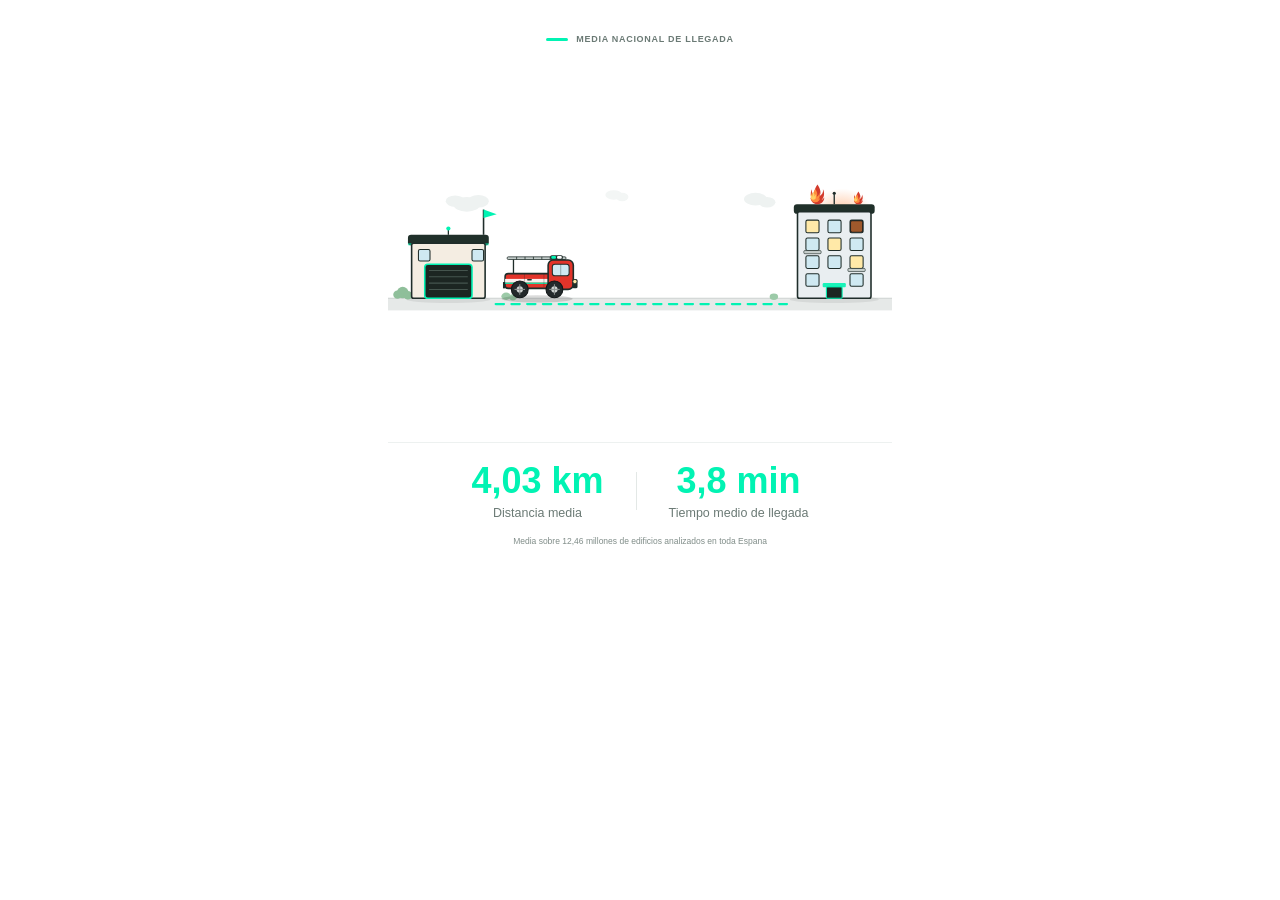
<file: animaciones/01-parque-a-edificio/index.html>
<!DOCTYPE html>
<html lang="es">
<head>
<meta charset="UTF-8" />
<meta name="viewport" content="width=device-width, initial-scale=1" />
<title>Parque a edificio — tiempo medio de llegada</title>
</head>
<body>
<div class="pb-anim">
  <div class="pb-anim__card">
    <p class="pb-anim__eyebrow"><span class="pb-anim__rule"></span>Media nacional de llegada</p>

    <div class="pb-anim__scenebox">
    <svg class="pb-anim__scene" viewBox="0 0 960 360" xmlns="http://www.w3.org/2000/svg" role="img"
         aria-label="Un camion de bomberos circula desde el parque de bomberos hasta un edificio en llamas">
      <defs>
        <radialGradient id="pbFireGlow" cx="50%" cy="50%" r="50%">
          <stop offset="0%" stop-color="#ff8a3d" stop-opacity="0.5" />
          <stop offset="100%" stop-color="#ff8a3d" stop-opacity="0" />
        </radialGradient>
      </defs>
      <g transform="translate(0,60)">

      <!-- cielo y nubes -->
      <g class="pb-sky-a">
        <ellipse cx="150" cy="46" rx="26" ry="14" fill="#eef2f1" />
        <ellipse cx="172" cy="40" rx="20" ry="12" fill="#eef2f1" />
        <ellipse cx="128" cy="40" rx="18" ry="11" fill="#eef2f1" />
      </g>
      <g class="pb-sky-b">
        <ellipse cx="700" cy="36" rx="22" ry="12" fill="#eef2f1" />
        <ellipse cx="722" cy="42" rx="16" ry="10" fill="#eef2f1" />
      </g>
      <g class="pb-sky-a">
        <ellipse cx="430" cy="28" rx="16" ry="9" fill="#f3f6f5" />
        <ellipse cx="446" cy="32" rx="12" ry="8" fill="#f3f6f5" />
      </g>

      <!-- carretera -->
      <rect x="0" y="225" width="960" height="23" fill="#e6e9e8" />
      <line x1="0" y1="225" x2="960" y2="225" stroke="#ccd2d0" stroke-width="2" />
      <line class="pb-roadline" x1="205" y1="236" x2="760" y2="236" stroke="#01f3b3" stroke-width="4"
            stroke-linecap="round" stroke-dasharray="16 14" />

      <!-- matojos -->
      <g fill="#9ccaa8">
        <ellipse cx="225" cy="221" rx="9" ry="7" />
        <ellipse cx="238" cy="223" rx="7" ry="6" />
        <ellipse cx="735" cy="222" rx="8" ry="6" />
      </g>

      <!-- parque de bomberos -->
      <g>
        <ellipse cx="115" cy="227" rx="80" ry="7" fill="#000000" opacity="0.07" />
        <g fill="#8fbf9a">
          <circle cx="28" cy="214" r="11" />
          <circle cx="18" cy="218" r="8" />
          <circle cx="38" cy="219" r="8" />
        </g>
        <rect x="38" y="104" width="154" height="20" rx="6" fill="#20302a" />
        <rect x="38" y="120" width="154" height="4" fill="#01f3b3" opacity="0.55" />
        <rect x="45" y="120" width="140" height="105" rx="4" fill="#f4ede2" stroke="#1f2d2a" stroke-width="3" />
        <rect x="58" y="132" width="22" height="22" rx="3" fill="#cfe9f2" stroke="#1f2d2a" stroke-width="2" />
        <rect x="160" y="132" width="22" height="22" rx="3" fill="#cfe9f2" stroke="#1f2d2a" stroke-width="2" />
        <rect x="70" y="160" width="90" height="65" rx="6" fill="#1c2622" stroke="#01f3b3" stroke-width="3" />
        <g stroke="#45554e" stroke-width="2">
          <line x1="78" y1="172" x2="152" y2="172" />
          <line x1="78" y1="184" x2="152" y2="184" />
          <line x1="78" y1="196" x2="152" y2="196" />
          <line x1="78" y1="208" x2="152" y2="208" />
        </g>
        <line x1="182" y1="104" x2="182" y2="56" stroke="#1f2d2a" stroke-width="3" />
        <g class="pb-flag" style="transform-box: fill-box; transform-origin: 0% 0%;">
          <path d="M182 56 L182 72 L207 65 Z" fill="#01f3b3" />
        </g>
        <line x1="115" y1="104" x2="115" y2="94" stroke="#1f2d2a" stroke-width="2.5" />
        <circle class="pb-beacon" cx="115" cy="92" r="4" fill="#01f3b3" />
      </g>

      <!-- edificio destino, en llamas -->
      <g>
        <ellipse cx="850" cy="227" rx="85" ry="7" fill="#000000" opacity="0.07" />
        <ellipse class="pb-fire-glow" cx="865" cy="62" rx="58" ry="46" fill="url(#pbFireGlow)" />
        <rect x="773" y="46" width="154" height="18" rx="6" fill="#20302a" />
        <line x1="850" y1="46" x2="850" y2="27" stroke="#1f2d2a" stroke-width="2.5" />
        <circle cx="850" cy="25" r="3" fill="#1f2d2a" />
        <rect x="780" y="60" width="140" height="165" rx="4" fill="#e9eef1" stroke="#1f2d2a" stroke-width="3" />

        <g stroke="#1f2d2a" stroke-width="2">
          <rect x="796" y="76" width="25" height="24" rx="3" fill="#ffe9a8" />
          <rect x="838" y="76" width="25" height="24" rx="3" fill="#cfe9f2" />
          <rect x="880" y="76" width="25" height="24" rx="3" fill="#2a1d1a" />

          <rect x="796" y="110" width="25" height="24" rx="3" fill="#cfe9f2" />
          <rect x="838" y="110" width="25" height="24" rx="3" fill="#ffe9a8" />
          <rect x="880" y="110" width="25" height="24" rx="3" fill="#cfe9f2" />

          <rect x="796" y="144" width="25" height="24" rx="3" fill="#cfe9f2" />
          <rect x="838" y="144" width="25" height="24" rx="3" fill="#cfe9f2" />
          <rect x="880" y="144" width="25" height="24" rx="3" fill="#ffe9a8" />

          <rect x="796" y="178" width="25" height="24" rx="3" fill="#cfe9f2" />
          <rect x="880" y="178" width="25" height="24" rx="3" fill="#cfe9f2" />
        </g>
        <rect class="pb-fire-window-glow" x="882" y="78" width="21" height="20" rx="2" fill="#ff8a3d" opacity="0.55" />

        <rect x="792" y="134" width="33" height="6" rx="2" fill="#c7cfcd" stroke="#1f2d2a" stroke-width="1.2" />
        <rect x="876" y="168" width="33" height="6" rx="2" fill="#c7cfcd" stroke="#1f2d2a" stroke-width="1.2" />

        <rect x="835" y="203" width="30" height="22" rx="2" fill="#1c2622" stroke="#01f3b3" stroke-width="2" />
        <rect x="828" y="196" width="44" height="8" rx="2" fill="#01f3b3" opacity="0.9" />

        <!-- humo -->
        <g fill="#c7cdcb">
          <ellipse class="pb-smoke pb-smoke-1" cx="892" cy="34" rx="7" ry="5" />
          <ellipse class="pb-smoke pb-smoke-2" cx="892" cy="34" rx="7" ry="5" />
          <ellipse class="pb-smoke pb-smoke-3" cx="892" cy="34" rx="7" ry="5" />
        </g>

        <!-- llama grande en el tejado -->
        <g transform="translate(818,46) scale(1.3)">
          <g class="pb-fire pb-fire-a" style="transform-box: fill-box; transform-origin: 50% 100%;">
            <path transform="translate(-10,-31)" fill="#d33b2c" d="M10 2 C14 8 16 14 13 19 C17 17 19 13 18 9 C21 14 20 21 16 25 C18 24 20 21 20 21 C20 27 15 31 10 31 C5 31 0 27 0 21 C0 21 2 24 4 25 C0 21 -1 14 2 9 C1 13 3 17 7 19 C4 14 6 8 10 2 Z" />
            <path transform="translate(-10,-24) scale(0.68)" fill="#ff8a3d" d="M10 2 C14 8 16 14 13 19 C17 17 19 13 18 9 C21 14 20 21 16 25 C18 24 20 21 20 21 C20 27 15 31 10 31 C5 31 0 27 0 21 C0 21 2 24 4 25 C0 21 -1 14 2 9 C1 13 3 17 7 19 C4 14 6 8 10 2 Z" />
            <path transform="translate(-10,-19) scale(0.4)" fill="#ffd166" d="M10 2 C14 8 16 14 13 19 C17 17 19 13 18 9 C21 14 20 21 16 25 C18 24 20 21 20 21 C20 27 15 31 10 31 C5 31 0 27 0 21 C0 21 2 24 4 25 C0 21 -1 14 2 9 C1 13 3 17 7 19 C4 14 6 8 10 2 Z" />
          </g>
        </g>

        <!-- llama pequena en el tejado -->
        <g transform="translate(896,46) scale(0.85)">
          <g class="pb-fire pb-fire-b" style="transform-box: fill-box; transform-origin: 50% 100%;">
            <path transform="translate(-10,-31)" fill="#d33b2c" d="M10 2 C14 8 16 14 13 19 C17 17 19 13 18 9 C21 14 20 21 16 25 C18 24 20 21 20 21 C20 27 15 31 10 31 C5 31 0 27 0 21 C0 21 2 24 4 25 C0 21 -1 14 2 9 C1 13 3 17 7 19 C4 14 6 8 10 2 Z" />
            <path transform="translate(-10,-24) scale(0.68)" fill="#ff8a3d" d="M10 2 C14 8 16 14 13 19 C17 17 19 13 18 9 C21 14 20 21 16 25 C18 24 20 21 20 21 C20 27 15 31 10 31 C5 31 0 27 0 21 C0 21 2 24 4 25 C0 21 -1 14 2 9 C1 13 3 17 7 19 C4 14 6 8 10 2 Z" />
            <path transform="translate(-10,-19) scale(0.4)" fill="#ffd166" d="M10 2 C14 8 16 14 13 19 C17 17 19 13 18 9 C21 14 20 21 16 25 C18 24 20 21 20 21 C20 27 15 31 10 31 C5 31 0 27 0 21 C0 21 2 24 4 25 C0 21 -1 14 2 9 C1 13 3 17 7 19 C4 14 6 8 10 2 Z" />
          </g>
        </g>

      </g>

      <!-- camion -->
      <g transform="translate(205,138)">
        <g class="pb-truck-drive">
          <ellipse class="pb-truck-shadow" cx="79" cy="88" rx="68" ry="7" fill="#000000" opacity="0.14" />
          <g class="pb-truck-bounce">
            <rect x="22" y="8" width="112" height="5" rx="2" fill="#c7cfcd" stroke="#1f2d2a" stroke-width="1.5" />
            <g stroke="#1f2d2a" stroke-width="1.5">
              <line x1="40" y1="8" x2="40" y2="13" />
              <line x1="56" y1="8" x2="56" y2="13" />
              <line x1="72" y1="8" x2="72" y2="13" />
              <line x1="88" y1="8" x2="88" y2="13" />
              <line x1="104" y1="8" x2="104" y2="13" />
            </g>
            <line x1="34" y1="13" x2="34" y2="40" stroke="#1f2d2a" stroke-width="2.5" />
            <line x1="120" y1="13" x2="120" y2="40" stroke="#1f2d2a" stroke-width="2.5" />

            <rect x="14" y="56" width="4" height="12" fill="#1f2d2a" />

            <rect x="18" y="40" width="122" height="28" rx="6" fill="#e2342a" stroke="#1f2d2a" stroke-width="3" />
            <rect x="18" y="50" width="122" height="7" fill="#ffffff" opacity="0.92" />
            <rect x="18" y="57" width="122" height="2.4" fill="#01f3b3" />
            <g stroke="#1f2d2a" stroke-width="1.2" opacity="0.45">
              <line x1="55" y1="40" x2="55" y2="66" />
              <line x1="92" y1="40" x2="92" y2="66" />
            </g>
            <rect x="60" y="50" width="9" height="3" rx="1.2" fill="#1f2d2a" />

            <rect x="100" y="14" width="48" height="56" rx="10" fill="#e2342a" stroke="#1f2d2a" stroke-width="3" />
            <rect x="108" y="22" width="32" height="22" rx="5" fill="#cfe9f2" stroke="#1f2d2a" stroke-width="2" />
            <line x1="124" y1="22" x2="124" y2="44" stroke="#1f2d2a" stroke-width="1.3" opacity="0.5" />

            <rect x="104" y="5" width="24" height="8" rx="3" fill="#1f2d2a" />
            <rect class="pb-light-a" x="106" y="6.5" width="9" height="5" rx="2" fill="#01f3b3" />
            <rect class="pb-light-b" x="117" y="6.5" width="9" height="5" rx="2" fill="#ffffff" />

            <rect x="146" y="50" width="10" height="18" rx="3" fill="#1f2d2a" />
            <circle cx="151" cy="55" r="4" fill="#ffe9a8" stroke="#1f2d2a" stroke-width="1.3" />

            <g class="pb-wheel">
              <circle cx="46" cy="70" r="16" fill="#23292b" stroke="#111617" stroke-width="2" />
              <circle cx="46" cy="70" r="6" fill="#cfd3d2" />
              <line x1="46" y1="60" x2="46" y2="80" stroke="#8d9391" stroke-width="2" />
              <line x1="36" y1="70" x2="56" y2="70" stroke="#8d9391" stroke-width="2" />
            </g>
            <g class="pb-wheel">
              <circle cx="112" cy="70" r="16" fill="#23292b" stroke="#111617" stroke-width="2" />
              <circle cx="112" cy="70" r="6" fill="#cfd3d2" />
              <line x1="112" y1="60" x2="112" y2="80" stroke="#8d9391" stroke-width="2" />
              <line x1="102" y1="70" x2="122" y2="70" stroke="#8d9391" stroke-width="2" />
            </g>

            <circle class="pb-puff pb-puff-1" cx="12" cy="54" r="3" fill="#c7cfcd" />
            <circle class="pb-puff pb-puff-2" cx="12" cy="54" r="3" fill="#c7cfcd" />
            <circle class="pb-puff pb-puff-3" cx="12" cy="54" r="3" fill="#c7cfcd" />
          </g>
        </g>
      </g>
      </g>
    </svg>
    </div>

    <div class="pb-anim__stats">
      <div class="pb-anim__stat">
        <span class="pb-anim__value" data-target="11.29" data-decimals="2" data-suffix=" km">0 km</span>
        <span class="pb-anim__statlabel">Distancia media</span>
      </div>
      <div class="pb-anim__divider"></div>
      <div class="pb-anim__stat">
        <span class="pb-anim__value" data-target="10.6" data-decimals="1" data-suffix=" min">0 min</span>
        <span class="pb-anim__statlabel">Tiempo medio de llegada</span>
      </div>
    </div>

    <p class="pb-anim__footnote">Media sobre 12,46 millones de edificios analizados en toda Espana</p>
  </div>
</div>

<style>
  .pb-anim {
    --pb-accent: #01f3b3;
    --pb-ink: #1f2d2a;
    --pb-muted: #6b7a75;
    box-sizing: border-box;
    max-width: 560px;
    margin: 0 auto;
    font-family: "Helvetica Neue", Helvetica, Arial, sans-serif;
  }
  .pb-anim * { box-sizing: border-box; }

  .pb-anim__card {
    position: relative;
    aspect-ratio: 1 / 1;
    display: flex;
    flex-direction: column;
    border-radius: 18px;
    padding: 26px 28px 22px;
    background: #ffffff;
    border: none;
    box-shadow: none;
    color: var(--pb-ink);
  }

  .pb-anim__eyebrow {
    margin: 0 0 14px;
    display: flex;
    align-items: center;
    justify-content: center;
    gap: 8px;
    font-size: 9px;
    font-weight: 700;
    letter-spacing: 0.08em;
    text-transform: uppercase;
    color: var(--pb-muted);
  }
  .pb-anim__rule {
    width: 22px;
    height: 3px;
    border-radius: 2px;
    background: var(--pb-accent);
    display: inline-block;
  }

  .pb-anim__scenebox {
    flex: 1 1 auto;
    min-height: 0;
    display: flex;
    align-items: flex-end;
    justify-content: center;
    width: 100%;
  }

  .pb-anim__scene {
    width: 100%;
    height: 100%;
    display: block;
    overflow: visible;
  }

  .pb-roadline {
    animation: pbDash 1s linear infinite;
  }

  .pb-beacon {
    animation: pbBlink 1s ease-in-out infinite;
  }

  .pb-flag {
    animation: pbFlag 2.2s ease-in-out infinite;
  }

  .pb-sky-a { animation: pbDriftA 16s ease-in-out infinite; }
  .pb-sky-b { animation: pbDriftB 20s ease-in-out infinite; }

  .pb-fire { animation: pbFlicker 0.55s ease-in-out infinite; }
  .pb-fire-b { animation-duration: 0.7s; animation-delay: 0.12s; }

  .pb-fire-glow { animation: pbGlow 1.8s ease-in-out infinite; }
  .pb-fire-window-glow { animation: pbGlow 1.1s ease-in-out infinite; }

  .pb-smoke { opacity: 0; }
  .pb-smoke-1 { animation: pbSmoke 3s ease-out infinite 0s; }
  .pb-smoke-2 { animation: pbSmoke 3s ease-out infinite 1s; }
  .pb-smoke-3 { animation: pbSmoke 3s ease-out infinite 2s; }

  .pb-truck-drive {
    transform-box: fill-box;
    transform-origin: 50% 50%;
    animation: pbDrive 7s cubic-bezier(0.47, 0, 0.53, 1) infinite;
  }

  .pb-truck-bounce {
    transform-box: fill-box;
    transform-origin: 50% 100%;
    animation: pbBounce 0.5s ease-in-out infinite;
  }

  .pb-wheel {
    transform-box: fill-box;
    transform-origin: 50% 50%;
    animation: pbSpin 0.5s linear infinite;
  }

  .pb-light-a { animation: pbBlink 0.4s steps(1) infinite; }
  .pb-light-b { animation: pbBlink 0.4s steps(1) infinite 0.2s; }

  .pb-puff { opacity: 0; }
  .pb-puff-1 { animation: pbPuff 1.4s ease-out infinite 0s; }
  .pb-puff-2 { animation: pbPuff 1.4s ease-out infinite 0.45s; }
  .pb-puff-3 { animation: pbPuff 1.4s ease-out infinite 0.9s; }

  .pb-anim__stats {
    display: flex;
    align-items: center;
    justify-content: center;
    gap: 32px;
    margin-top: 14px;
    padding-top: 18px;
    border-top: 1px solid #edf1f0;
  }

  .pb-anim__stat {
    display: flex;
    flex-direction: column;
    align-items: center;
    min-width: 130px;
  }

  .pb-anim__value {
    font-size: 36px;
    font-weight: 700;
    color: var(--pb-accent);
    line-height: 1.1;
    font-variant-numeric: tabular-nums;
  }

  .pb-anim__statlabel {
    margin-top: 5px;
    font-size: 12.5px;
    color: var(--pb-muted);
    text-align: center;
  }

  .pb-anim__divider {
    width: 1px;
    height: 38px;
    background: #e3e8e6;
  }

  .pb-anim__footnote {
    margin: 16px 0 0;
    font-size: 8.5px;
    color: var(--pb-muted);
    text-align: center;
    opacity: 0.85;
  }

  @keyframes pbDash {
    from { stroke-dashoffset: 0; }
    to   { stroke-dashoffset: -30; }
  }

  @keyframes pbDrive {
    0%   { transform: translateX(0px) scaleX(1); }
    46%  { transform: translateX(397px) scaleX(1); }
    50%  { transform: translateX(397px) scaleX(-1); }
    96%  { transform: translateX(0px) scaleX(-1); }
    100% { transform: translateX(0px) scaleX(1); }
  }

  @keyframes pbBounce {
    0%, 100% { transform: translateY(0) rotate(0deg); }
    50% { transform: translateY(-1.6px) rotate(-0.6deg); }
  }

  @keyframes pbSpin {
    from { transform: rotate(0deg); }
    to   { transform: rotate(360deg); }
  }

  @keyframes pbBlink {
    0%, 49% { opacity: 1; }
    50%, 100% { opacity: 0.15; }
  }

  @keyframes pbFlag {
    0%, 100% { transform: skewY(0deg) rotate(0deg); }
    50% { transform: skewY(-6deg) rotate(-3deg); }
  }

  @keyframes pbDriftA {
    0%, 100% { transform: translateX(0); }
    50% { transform: translateX(14px); }
  }
  @keyframes pbDriftB {
    0%, 100% { transform: translateX(0); }
    50% { transform: translateX(-12px); }
  }

  @keyframes pbPuff {
    0%   { opacity: 0.45; transform: translate(0, 0) scale(0.4); }
    100% { opacity: 0; transform: translate(-16px, -14px) scale(1.6); }
  }

  @keyframes pbFlicker {
    0%, 100% { transform: scaleY(1) scaleX(1) rotate(0deg); }
    50% { transform: scaleY(1.1) scaleX(0.94) rotate(-2deg); }
  }

  @keyframes pbGlow {
    0%, 100% { opacity: 0.45; }
    50% { opacity: 0.9; }
  }

  @keyframes pbSmoke {
    0%   { opacity: 0.35; transform: translate(0, 0) scale(0.6); }
    100% { opacity: 0; transform: translate(10px, -38px) scale(2.1); }
  }

  @media (prefers-reduced-motion: reduce) {
    .pb-roadline, .pb-beacon, .pb-flag, .pb-sky-a, .pb-sky-b,
    .pb-truck-drive, .pb-truck-bounce, .pb-wheel,
    .pb-light-a, .pb-light-b, .pb-puff-1, .pb-puff-2, .pb-puff-3,
    .pb-fire, .pb-fire-glow, .pb-fire-window-glow,
    .pb-smoke-1, .pb-smoke-2, .pb-smoke-3 {
      animation: none;
    }
  }

  @media (max-width: 480px) {
    .pb-anim__value { font-size: 28px; }
    .pb-anim__stats { gap: 20px; }
    .pb-anim__card { padding: 20px 16px 18px; }
  }
</style>

<script>
  (function () {
    // Debe coincidir con la duracion y los puntos de corte (%) del keyframe
    // CSS "pbDrive" que mueve al camion, para que las cifras avancen al mismo
    // ritmo exacto que el camion recorre la carretera.
    var DRIVE_DURATION_MS = 7000;
    var FORWARD_END = 0.46;
    var FLIP_OUT_END = 0.50;
    var RETURN_END = 0.96;

    var reduceMotion = window.matchMedia &&
      window.matchMedia("(prefers-reduced-motion: reduce)").matches;

    function ease(t) {
      return t * t * (3 - 2 * t);
    }

    function driveFraction(phase) {
      if (phase < FORWARD_END) return ease(phase / FORWARD_END);
      if (phase < FLIP_OUT_END) return 1;
      if (phase < RETURN_END) return ease(1 - (phase - FLIP_OUT_END) / (RETURN_END - FLIP_OUT_END));
      return 0;
    }

    function formatEs(value, decimals) {
      return value.toFixed(decimals).replace(".", ",");
    }

    var startTime = performance.now();

    var cards = document.querySelectorAll(".pb-anim__card");
    cards.forEach(function (card) {
      var values = Array.prototype.map.call(card.querySelectorAll(".pb-anim__value"), function (el) {
        return {
          el: el,
          target: parseFloat(el.getAttribute("data-target")),
          decimals: parseInt(el.getAttribute("data-decimals"), 10) || 0,
          suffix: el.getAttribute("data-suffix") || ""
        };
      });

      if (reduceMotion) {
        values.forEach(function (v) {
          v.el.textContent = formatEs(v.target, v.decimals) + v.suffix;
        });
        return;
      }

      var running = false;
      var rafId = null;

      function frame(now) {
        var elapsed = now - startTime;
        var phase = (elapsed % DRIVE_DURATION_MS) / DRIVE_DURATION_MS;
        var fraction = driveFraction(phase);
        values.forEach(function (v) {
          v.el.textContent = formatEs(v.target * fraction, v.decimals) + v.suffix;
        });
        if (running) rafId = requestAnimationFrame(frame);
      }

      function start() {
        if (running) return;
        running = true;
        rafId = requestAnimationFrame(frame);
      }
      function stop() {
        running = false;
        if (rafId) cancelAnimationFrame(rafId);
      }

      if ("IntersectionObserver" in window) {
        var observer = new IntersectionObserver(function (entries) {
          entries.forEach(function (entry) {
            if (entry.isIntersecting) start(); else stop();
          });
        }, { threshold: 0.3 });
        observer.observe(card);
      } else {
        start();
      }
    });
  })();
</script>
<script>
  (function () {
    var pbSlug = "01-parque-a-edificio";
    function reportHeight() {
      var h = Math.ceil(document.body.getBoundingClientRect().height);
      window.parent.postMessage({ source: "pb-anim", slug: pbSlug, height: h }, "*");
    }
    if (document.readyState === "complete") {
      reportHeight();
    } else {
      window.addEventListener("load", reportHeight);
    }
    window.addEventListener("resize", reportHeight);
    if (window.ResizeObserver) {
      new ResizeObserver(reportHeight).observe(document.body);
    }
  })();
</script>
</body>
</html>
</file>
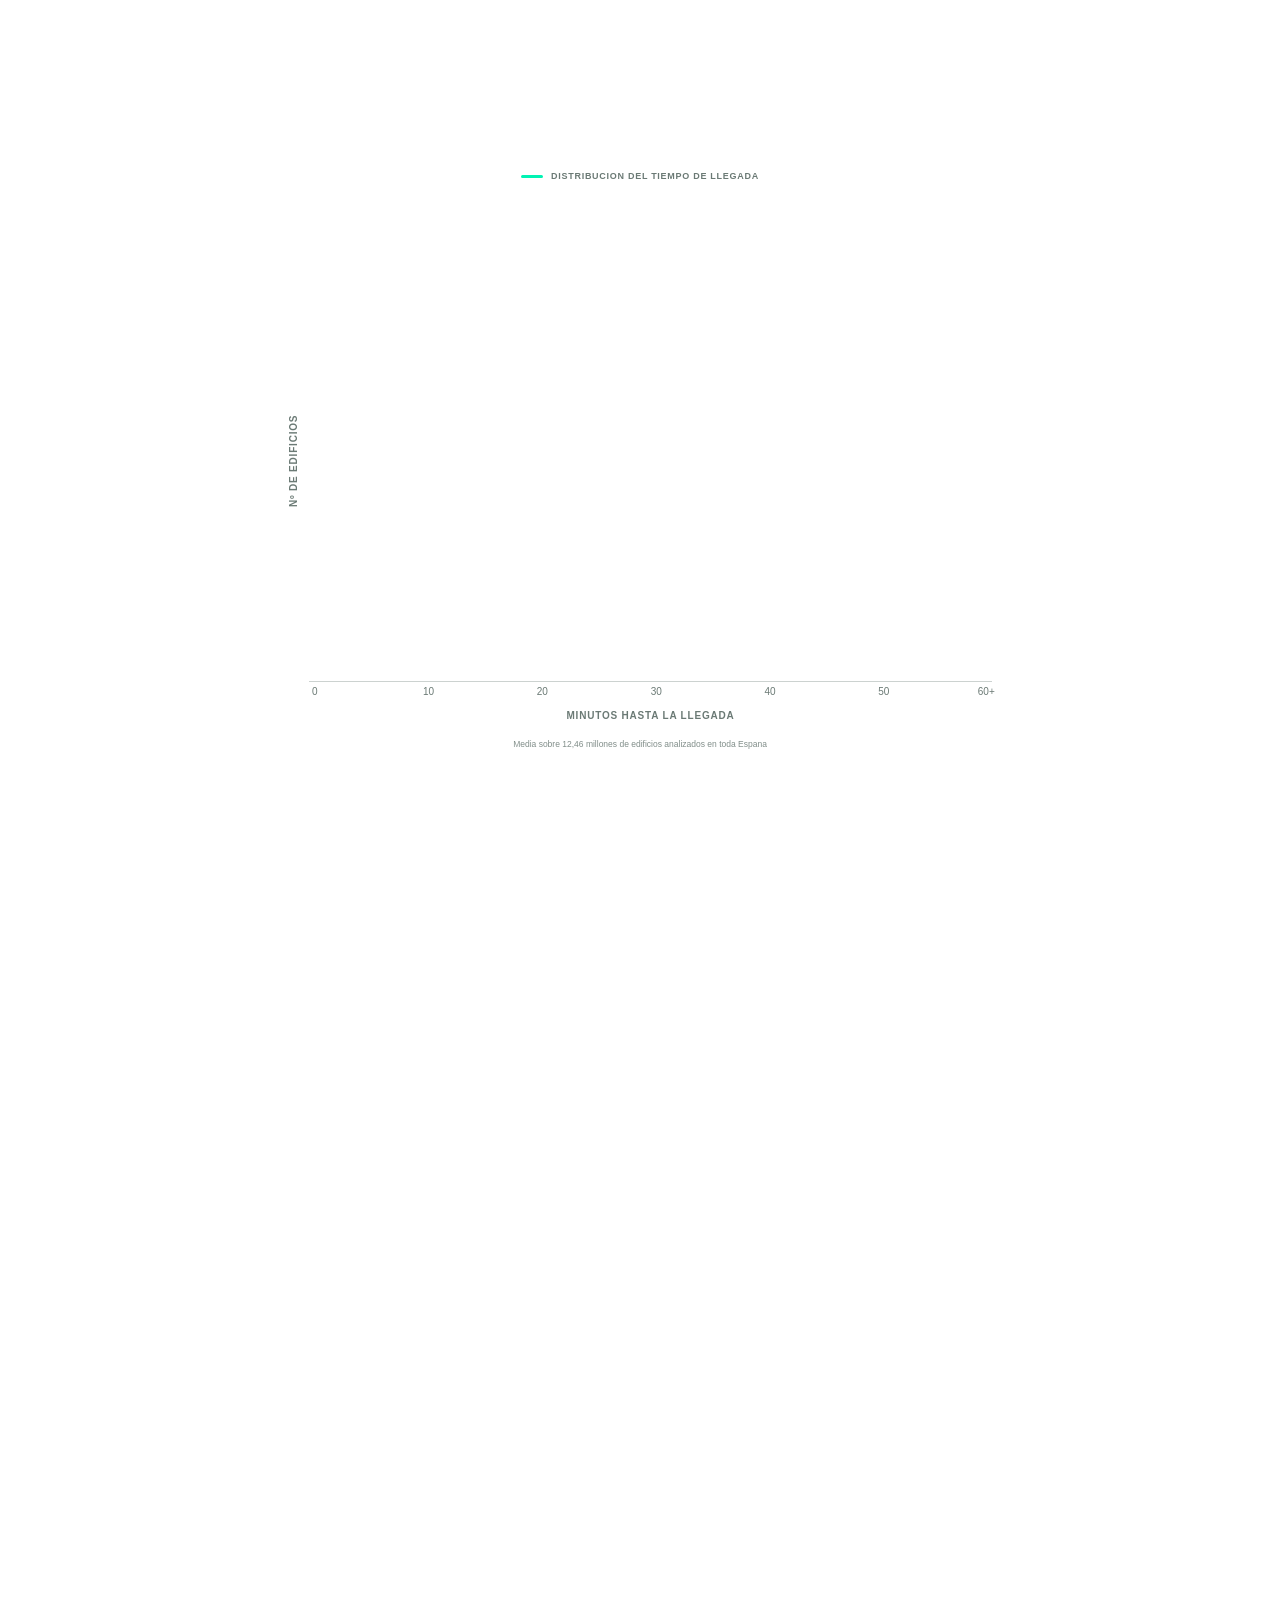
<file: animaciones/02-histograma/index.html>
<!DOCTYPE html>
<html lang="es">
<head>
<meta charset="UTF-8" />
<meta name="viewport" content="width=device-width, initial-scale=1" />
<title>Histograma — tiempo de llegada</title>
<style>
  html {
    scrollbar-width: none; /* Firefox */
    -ms-overflow-style: none; /* Edge/IE */
  }
  html::-webkit-scrollbar {
    display: none; /* Chrome/Safari */
  }
</style>
</head>
<body>
<div class="pb-hist">
  <div class="pb-hist__scrollzone" id="pbHistZone">
    <div class="pb-hist__pin">
      <div class="pb-hist__card">
        <p class="pb-hist__eyebrow"><span class="pb-hist__rule"></span>Distribucion del tiempo de llegada</p>

        <div class="pb-hist__chart" role="img"
             aria-label="Histograma del tiempo de llegada de los bomberos a 12,46 millones de edificios, en tramos de un minuto. La media nacional es de 10,6 minutos.">
          <div class="pb-hist__chartbody">
            <span class="pb-hist__ylabel">Nº de edificios</span>
            <div class="pb-hist__plotwrap">
              <div class="pb-hist__plot">
                <div class="pb-hist__bars" id="pbHistBars"></div>
                <div class="pb-hist__median" id="pbHistMedian">
                  <span class="pb-hist__medianLabel">Media 10,6 min</span>
                </div>
              </div>
              <div class="pb-hist__baseline"></div>
              <div class="pb-hist__axis" id="pbHistAxis"></div>
              <span class="pb-hist__xlabel">Minutos hasta la llegada</span>
            </div>
          </div>
        </div>

        <p class="pb-hist__footnote">Media sobre 12,46 millones de edificios analizados en toda Espana</p>
      </div>
    </div>
  </div>
</div>

<style>
  .pb-hist {
    --pb-accent: #01f3b3;
    --pb-ink: #1f2d2a;
    --pb-muted: #6b7a75;
    --pb-bar-growing: #01f3b3;
    --pb-bar-done: #aaaaaa;
    box-sizing: border-box;
    font-family: "Helvetica Neue", Helvetica, Arial, sans-serif;
  }
  .pb-hist * { box-sizing: border-box; }

  .pb-hist__scrollzone {
    position: relative;
    height: 360vh; /* +60vh respecto al original: más recorrido para mantener visible la barra resaltada antes de despinnear */
  }

  .pb-hist__pin {
    position: sticky;
    top: 0;
    height: 100vh;
    display: flex;
    align-items: center;
    justify-content: center;
  }

  .pb-hist__card {
    position: relative;
    width: 100%;
    max-width: 760px;
    margin: 0 auto;
    padding: 26px 28px 22px;
    background: #ffffff;
    color: var(--pb-ink);
  }

  .pb-hist__eyebrow {
    margin: 0 0 20px;
    display: flex;
    align-items: center;
    justify-content: center;
    gap: 8px;
    font-size: 9px;
    font-weight: 700;
    letter-spacing: 0.08em;
    text-transform: uppercase;
    color: var(--pb-muted);
  }
  .pb-hist__rule {
    width: 22px;
    height: 3px;
    border-radius: 2px;
    background: var(--pb-accent);
    display: inline-block;
  }

  .pb-hist__chart {
    width: 100%;
  }

  .pb-hist__chartbody {
    display: flex;
    align-items: stretch;
    gap: 10px;
  }

  .pb-hist__ylabel {
    flex: 0 0 auto;
    display: flex;
    align-items: center;
    justify-content: center;
    writing-mode: vertical-rl;
    transform: rotate(180deg);
    font-size: 10px;
    font-weight: 700;
    letter-spacing: 0.08em;
    text-transform: uppercase;
    color: var(--pb-muted);
    white-space: nowrap;
  }

  .pb-hist__plotwrap {
    flex: 1 1 auto;
    min-width: 0;
  }

  .pb-hist__xlabel {
    display: block;
    margin-top: 6px;
    text-align: center;
    font-size: 10px;
    font-weight: 700;
    letter-spacing: 0.08em;
    text-transform: uppercase;
    color: var(--pb-muted);
  }

  .pb-hist__plot {
    position: relative;
    height: clamp(220px, 56vh, 480px);
  }

  .pb-hist__bars {
    position: absolute;
    left: 0; right: 0; bottom: 0;
    height: 100%;
    display: flex;
    align-items: flex-end;
    gap: 1px;
  }

  .pb-hist__bar {
    flex: 1 1 0;
    min-width: 1px;
    background: var(--pb-bar-growing);
    border: 1px solid rgba(31, 45, 42, 0.16);
    border-radius: 1.5px 1.5px 0 0;
    transform: scaleY(0);
    transform-origin: bottom;
    will-change: transform;
    transition: background 0.4s ease, border-color 0.4s ease;
  }
  .pb-hist__bars.is-complete .pb-hist__bar {
    background: var(--pb-bar-done);
  }
  .pb-hist__bars.is-complete .pb-hist__bar--median {
    background: var(--pb-accent);
  }

  .pb-hist__median {
    position: absolute;
    bottom: 0;
    width: 0;
    border-left: 1.5px dashed #9fb0ab;
    opacity: 0;
    pointer-events: none;
  }
  .pb-hist__medianLabel {
    position: absolute;
    bottom: 100%;
    margin-bottom: 6px;
    left: 8px;
    white-space: nowrap;
    font-size: 11px;
    font-weight: 700;
    color: var(--pb-ink);
    opacity: 0;
    transition: opacity 0.4s ease;
  }

  .pb-hist__baseline {
    height: 1px;
    background: #ccd2d0;
    width: 100%;
  }

  .pb-hist__axis {
    position: relative;
    height: 18px;
    margin-top: 4px;
  }
  .pb-hist__tick {
    position: absolute;
    top: 0;
    transform: translateX(-50%);
    font-size: 10px;
    color: var(--pb-muted);
    white-space: nowrap;
  }

  .pb-hist__footnote {
    margin: 18px 0 0;
    font-size: 8.5px;
    color: var(--pb-muted);
    text-align: center;
    opacity: 0.85;
  }

  @media (max-width: 480px) {
    .pb-hist__card { padding: 20px 16px 18px; }
    .pb-hist__plot { height: clamp(170px, 46vh, 320px); }
    .pb-hist__chartbody { gap: 6px; }
    .pb-hist__ylabel { font-size: 9px; }
    .pb-hist__xlabel { font-size: 9px; }
  }
</style>

<script>
  (function () {
    // [tramo, numero de edificios] en tramos de 1 minuto; el ultimo agrupa todo >= 60 min.
    var DATA = [
      ["0–1", 277194], ["1–2", 785160], ["2–3", 942469], ["3–4", 921462],
      ["4–5", 838827], ["5–6", 761617], ["6–7", 727863], ["7–8", 675000],
      ["8–9", 643116], ["9–10", 589432], ["10–11", 548730], ["11–12", 530048],
      ["12–13", 454969], ["13–14", 409792], ["14–15", 388930], ["15–16", 330558],
      ["16–17", 295202], ["17–18", 261268], ["18–19", 241484], ["19–20", 214707],
      ["20–21", 195150], ["21–22", 175527], ["22–23", 159367], ["23–24", 143642],
      ["24–25", 129606], ["25–26", 112306], ["26–27", 96686], ["27–28", 89810],
      ["28–29", 69026], ["29–30", 61837], ["30–31", 58231], ["31–32", 46833],
      ["32–33", 43313], ["33–34", 29497], ["34–35", 26625], ["35–36", 26322],
      ["36–37", 21777], ["37–38", 19103], ["38–39", 17572], ["39–40", 14089],
      ["40–41", 13224], ["41–42", 10188], ["42–43", 8084], ["43–44", 7455],
      ["44–45", 4533], ["45–46", 6096], ["46–47", 4389], ["47–48", 5114],
      ["48–49", 4790], ["49–50", 3037], ["50–51", 2269], ["51–52", 1915],
      ["52–53", 1181], ["53–54", 1721], ["54–55", 1664], ["55–56", 2205],
      ["56–57", 1297], ["57–58", 1198], ["58–59", 853], ["60+", 5237]
    ];
    var MEDIAN_INDEX = 10; // tramo "10-11", donde cae la media nacional de 10,6 min
    var REVEAL_WINDOW = 7; // nº de barras que tardan en "ponerse al dia" con el barrido
    // El barrido de crecimiento ocupa solo una fraccion del scroll disponible; el resto
    // (el nuevo margen de 60vh anadido a .pb-hist__scrollzone) se queda "en espera" con
    // las barras ya completas y la barra de la mediana resaltada, para que de tiempo a verla
    // antes de que la seccion se despinnee.
    var SWEEP_END_PROGRESS = 200 / 260;

    var n = DATA.length;
    var maxValue = Math.max.apply(null, DATA.map(function (d) { return d[1]; }));

    var barsEl = document.getElementById("pbHistBars");
    var axisEl = document.getElementById("pbHistAxis");
    var medianEl = document.getElementById("pbHistMedian");
    var medianLabelEl = medianEl.querySelector(".pb-hist__medianLabel");
    var zoneEl = document.getElementById("pbHistZone");
    var pinEl = document.querySelector(".pb-hist__pin");

    var bars = DATA.map(function (d, i) {
      var bar = document.createElement("div");
      bar.className = "pb-hist__bar" + (i === MEDIAN_INDEX ? " pb-hist__bar--median" : "");
      bar.style.height = (d[1] / maxValue * 100) + "%";
      barsEl.appendChild(bar);
      return bar;
    });

    [0, 10, 20, 30, 40, 50, n - 1].forEach(function (i) {
      var tick = document.createElement("span");
      tick.className = "pb-hist__tick";
      tick.style.left = ((i + 0.5) / n * 100) + "%";
      tick.textContent = DATA[i][0].split("–")[0];
      axisEl.appendChild(tick);
    });
    medianEl.style.left = ((MEDIAN_INDEX + 0.5) / n * 100) + "%";
    medianEl.style.height = (DATA[MEDIAN_INDEX][1] / maxValue * 100) + "%";

    var reduceMotion = window.matchMedia &&
      window.matchMedia("(prefers-reduced-motion: reduce)").matches;

    function ease(t) {
      return t * t * (3 - 2 * t);
    }

    function render(progress) {
      var growthProgress = Math.min(progress / SWEEP_END_PROGRESS, 1);
      var sweep = growthProgress * (n + REVEAL_WINDOW);
      var lastLocal = 0;
      bars.forEach(function (bar, i) {
        var local = Math.min(Math.max((sweep - i) / REVEAL_WINDOW, 0), 1);
        bar.style.transform = "scaleY(" + ease(local) + ")";
        if (i === n - 1) lastLocal = local;
      });
      var medianLocal = (sweep - MEDIAN_INDEX) / REVEAL_WINDOW;
      medianEl.style.opacity = ease(Math.min(Math.max(medianLocal, 0), 1));
      var isComplete = lastLocal >= 1;
      barsEl.classList.toggle("is-complete", isComplete);
      // El texto de la mediana solo aparece cuando el resto de barras ya se puso en gris,
      // para que coincida con el momento en que se resalta la barra de la mediana.
      medianLabelEl.style.opacity = isComplete ? 1 : 0;
    }

    if (reduceMotion) {
      zoneEl.style.height = "auto";
      pinEl.style.position = "static";
      pinEl.style.height = "auto";
      render(1);
      return;
    }

    var ticking = false;
    function computeProgress() {
      var rect = zoneEl.getBoundingClientRect();
      var scrollable = zoneEl.offsetHeight - window.innerHeight;
      if (scrollable <= 0) return 1;
      var p = -rect.top / scrollable;
      return Math.min(Math.max(p, 0), 1);
    }

    function onScroll() {
      if (ticking) return;
      ticking = true;
      requestAnimationFrame(function () {
        render(computeProgress());
        ticking = false;
      });
    }

    window.addEventListener("scroll", onScroll, { passive: true });
    window.addEventListener("resize", onScroll);
    onScroll();
  })();
</script>
</body>
</html>
</file>
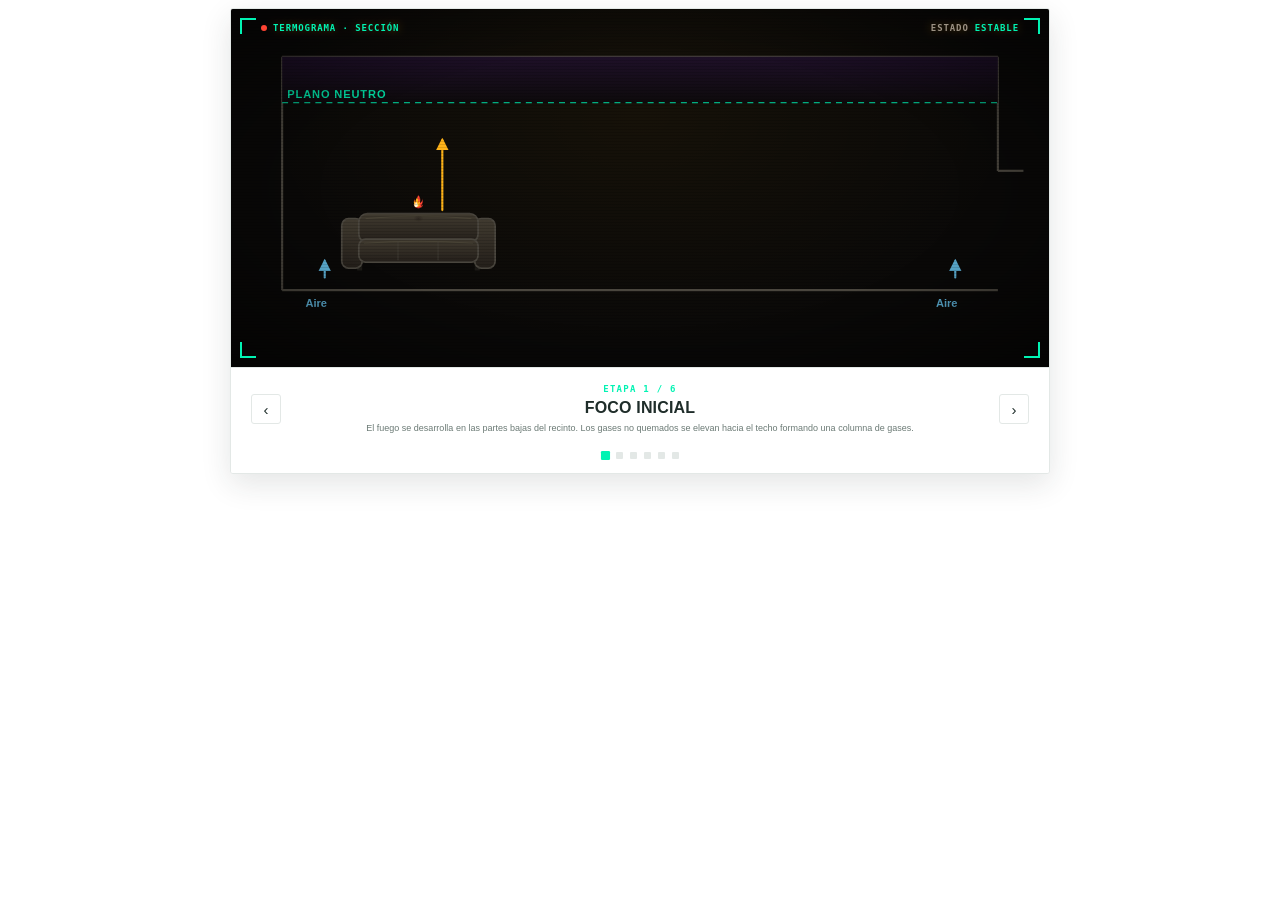
<file: animaciones/03-flashover/index.html>
<!DOCTYPE html>
<html lang="es">
<head>
<meta charset="UTF-8" />
<meta name="viewport" content="width=device-width, initial-scale=1" />
<title>Flashover — etapas del desarrollo</title>
</head>
<body>
<div class="pb-flash">
  <div class="pb-flash__card">
    <div class="pb-flash__scenebox">
      <span class="pb-flash__corner pb-flash__corner--tl" aria-hidden="true"></span>
      <span class="pb-flash__corner pb-flash__corner--tr" aria-hidden="true"></span>
      <span class="pb-flash__corner pb-flash__corner--bl" aria-hidden="true"></span>
      <span class="pb-flash__corner pb-flash__corner--br" aria-hidden="true"></span>

      <div class="pb-flash__hud pb-flash__hud--tl" aria-hidden="true">
        <span class="pb-flash__rec"></span>TERMOGRAMA · SECCIÓN
      </div>
      <div class="pb-flash__hud pb-flash__hud--tr" aria-hidden="true">
        ESTADO <span id="pbFlashEstado" class="pb-flash__estado">ESTABLE</span>
      </div>

      <svg class="pb-flash__scene" viewBox="0 0 960 420" xmlns="http://www.w3.org/2000/svg" role="img"
           aria-label="Vista termografica de una seccion de habitacion mostrando las seis etapas del desarrollo de un flashover">
        <defs>
          <symbol id="pbFlameSimple" viewBox="0 0 20 31">
            <path fill="#ff4433" stroke="#0a0908" stroke-width="1" d="M10 2 C14 8 16 14 13 19 C17 17 19 13 18 9 C21 14 20 21 16 25 C18 24 20 21 20 21 C20 27 15 31 10 31 C5 31 0 27 0 21 C0 21 2 24 4 25 C0 21 -1 14 2 9 C1 13 3 17 7 19 C4 14 6 8 10 2 Z" />
            <path fill="#ffb319" transform="translate(3,4) scale(0.62)" d="M10 2 C14 8 16 14 13 19 C17 17 19 13 18 9 C21 14 20 21 16 25 C18 24 20 21 20 21 C20 27 15 31 10 31 C5 31 0 27 0 21 C0 21 2 24 4 25 C0 21 -1 14 2 9 C1 13 3 17 7 19 C4 14 6 8 10 2 Z" />
            <path fill="#fff6d8" transform="translate(5,10) scale(0.34)" d="M10 2 C14 8 16 14 13 19 C17 17 19 13 18 9 C21 14 20 21 16 25 C18 24 20 21 20 21 C20 27 15 31 10 31 C5 31 0 27 0 21 C0 21 2 24 4 25 C0 21 -1 14 2 9 C1 13 3 17 7 19 C4 14 6 8 10 2 Z" />
          </symbol>

          <linearGradient id="pbThermalGrad" x1="0" y1="1" x2="0" y2="0">
            <stop id="pbTgStop0" offset="0%"   stop-color="#0a0908" />
            <stop id="pbTgStop1" offset="33%"  stop-color="#0a0908" />
            <stop id="pbTgStop2" offset="66%"  stop-color="#0a0908" />
            <stop id="pbTgStop3" offset="100%" stop-color="#0a0908" />
          </linearGradient>

          <radialGradient id="pbFlashGlow" cx="50%" cy="50%" r="50%">
            <stop offset="0%" stop-color="#ff8a24" stop-opacity="0.6" />
            <stop offset="100%" stop-color="#ff8a24" stop-opacity="0" />
          </radialGradient>

          <linearGradient id="pbSofaGrad" x1="0" y1="0" x2="0" y2="1">
            <stop offset="0%" stop-color="#413b30" />
            <stop offset="100%" stop-color="#241f1a" />
          </linearGradient>
          <radialGradient id="pbScorchGrad" cx="50%" cy="50%" r="50%">
            <stop offset="0%" stop-color="#050403" stop-opacity="0.95" />
            <stop offset="55%" stop-color="#1c1410" stop-opacity="0.6" />
            <stop offset="100%" stop-color="#1c1410" stop-opacity="0" />
          </radialGradient>

          <marker id="pbArrowCool" viewBox="0 0 10 10" refX="8" refY="5"
                  markerWidth="6" markerHeight="6" orient="auto-start-reverse">
            <path d="M0,0 L10,5 L0,10 Z" fill="#5fb3d9" />
          </marker>
          <marker id="pbArrowAmber" viewBox="0 0 10 10" refX="8" refY="5"
                  markerWidth="6" markerHeight="6" orient="auto-start-reverse">
            <path d="M0,0 L10,5 L0,10 Z" fill="#ffb319" />
          </marker>
          <marker id="pbArrowDim" viewBox="0 0 10 10" refX="8" refY="5"
                  markerWidth="6" markerHeight="6" orient="auto-start-reverse">
            <path d="M0,0 L10,5 L0,10 Z" fill="#8f8777" />
          </marker>
        </defs>

        <!-- habitacion -->
        <line x1="60" y1="56" x2="900" y2="56" stroke="#4a463e" stroke-width="2.5" />
        <line x1="60" y1="330" x2="900" y2="330" stroke="#4a463e" stroke-width="2.5" />
        <line x1="60" y1="56" x2="60" y2="330" stroke="#4a463e" stroke-width="2.5" />
        <line x1="900" y1="56" x2="900" y2="190" stroke="#4a463e" stroke-width="2.5" />
        <!-- marco de la puerta (unico hueco de ventilacion) -->
        <line x1="900" y1="190" x2="930" y2="190" stroke="#4a463e" stroke-width="2.5" />

        <!-- sofa: foco de incendio -->
        <g>
          <!-- patas -->
          <rect x="148" y="296" width="6" height="11" fill="#1c1a16" />
          <rect x="286" y="296" width="6" height="11" fill="#1c1a16" />
          <!-- reposabrazos -->
          <rect x="130" y="246" width="24" height="58" rx="8" fill="url(#pbSofaGrad)" stroke="#4a463e" stroke-width="2" />
          <rect x="286" y="246" width="24" height="58" rx="8" fill="url(#pbSofaGrad)" stroke="#4a463e" stroke-width="2" />
          <!-- respaldo -->
          <rect x="150" y="240" width="140" height="34" rx="10" fill="url(#pbSofaGrad)" stroke="#4a463e" stroke-width="2" />
          <path d="M158 246 Q220 240 282 246" stroke="#5a5443" stroke-width="1" fill="none" opacity="0.5" />
          <!-- asiento (tres cojines) -->
          <rect x="150" y="270" width="140" height="27" rx="8" fill="url(#pbSofaGrad)" stroke="#4a463e" stroke-width="2" />
          <path d="M156 275 Q220 270 284 275" stroke="#5a5443" stroke-width="1" fill="none" opacity="0.5" />
          <line x1="196" y1="272" x2="196" y2="295" stroke="#4a463e" stroke-width="1.2" opacity="0.6" />
          <line x1="243" y1="272" x2="243" y2="295" stroke="#4a463e" stroke-width="1.2" opacity="0.6" />
          <!-- mancha de chamuscado: crece y se oscurece con cada etapa, justo donde prende el foco -->
          <ellipse id="pbScorch" cx="220" cy="246" rx="6" ry="4" fill="url(#pbScorchGrad)" opacity="0" />
        </g>

        <!-- flechas de aire frio entrando / gases calientes subiendo (etapas 1-3) -->
        <g id="pbFlashArrows" stroke="#5fb3d9" stroke-width="2.5" fill="none" stroke-linecap="round">
          <path d="M110 315 L110 296" marker-end="url(#pbArrowCool)" />
          <path d="M850 315 L850 296" marker-end="url(#pbArrowCool)" />
          <path d="M248 236 L248 154" stroke="#ffb319" marker-end="url(#pbArrowAmber)" />
          <text x="100" y="350" font-size="13" stroke="none" fill="#5fb3d9" font-weight="700" text-anchor="middle">Aire</text>
          <text x="840" y="350" font-size="13" stroke="none" fill="#5fb3d9" font-weight="700" text-anchor="middle">Aire</text>
        </g>

        <!-- colchón de gases: degradado termico real, altura y "calor" controlados por JS -->
        <rect id="pbGasLayer" x="60" y="56" width="840" height="54" fill="url(#pbThermalGrad)" opacity="0.94" />
        <line id="pbPlanoNeutro" x1="60" y1="110" x2="900" y2="110" stroke="#01f3b3" stroke-width="1.5" stroke-dasharray="7 6" opacity="0.8" />
        <text id="pbPlanoNeutroLabel" x="66" y="105" font-size="13" letter-spacing="0.08em" fill="#01f3b3" font-weight="700" opacity="0.9">PLANO NEUTRO</text>

        <!-- llama base (foco inicial), crece con las etapas -->
        <g id="pbFlameBase" transform="translate(220,234) scale(1)" style="transform-box: fill-box; transform-origin: 50% 100%;">
          <g class="pb-flash__flicker">
            <path transform="translate(-10,-31)" fill="#ff4433" stroke="#0a0908" stroke-width="1" d="M10 2 C14 8 16 14 13 19 C17 17 19 13 18 9 C21 14 20 21 16 25 C18 24 20 21 20 21 C20 27 15 31 10 31 C5 31 0 27 0 21 C0 21 2 24 4 25 C0 21 -1 14 2 9 C1 13 3 17 7 19 C4 14 6 8 10 2 Z" />
            <path transform="translate(-10,-24) scale(0.68)" fill="#ffb319" d="M10 2 C14 8 16 14 13 19 C17 17 19 13 18 9 C21 14 20 21 16 25 C18 24 20 21 20 21 C20 27 15 31 10 31 C5 31 0 27 0 21 C0 21 2 24 4 25 C0 21 -1 14 2 9 C1 13 3 17 7 19 C4 14 6 8 10 2 Z" />
            <path transform="translate(-9,-15) scale(0.4)" fill="#fff6d8" d="M10 2 C14 8 16 14 13 19 C17 17 19 13 18 9 C21 14 20 21 16 25 C18 24 20 21 20 21 C20 27 15 31 10 31 C5 31 0 27 0 21 C0 21 2 24 4 25 C0 21 -1 14 2 9 C1 13 3 17 7 19 C4 14 6 8 10 2 Z" />
          </g>
        </g>

        <!-- ignición del colchón: fila de llamas justo bajo el plano neutro (etapas 4-6) -->
        <g id="pbCeilingFlames" opacity="0" style="transform: translate(0px, 110px);">
          <use href="#pbFlameSimple" class="pb-flash__miniflame pb-flash__flicker" x="150" y="-16" width="16" height="25" />
          <use href="#pbFlameSimple" class="pb-flash__miniflame pb-flash__flicker" x="260" y="-18" width="18" height="28" style="animation-delay:.1s" />
          <use href="#pbFlameSimple" class="pb-flash__miniflame pb-flash__flicker" x="370" y="-15" width="15" height="23" style="animation-delay:.2s" />
          <use href="#pbFlameSimple" class="pb-flash__miniflame pb-flash__flicker" x="470" y="-17" width="17" height="26" style="animation-delay:.3s" />
          <use href="#pbFlameSimple" class="pb-flash__miniflame pb-flash__flicker" x="570" y="-16" width="16" height="25" style="animation-delay:.15s" />
          <use href="#pbFlameSimple" class="pb-flash__miniflame pb-flash__flicker" x="670" y="-18" width="18" height="28" style="animation-delay:.25s" />
          <use href="#pbFlameSimple" class="pb-flash__miniflame pb-flash__flicker" x="770" y="-15" width="15" height="23" style="animation-delay:.05s" />
        </g>

        <!-- engulfment total: llamas extra en paredes/techo (etapa 6) -->
        <g id="pbFullEngulf" opacity="0">
          <use href="#pbFlameSimple" class="pb-flash__miniflame pb-flash__flicker" x="78" y="300" width="26" height="40" />
          <use href="#pbFlameSimple" class="pb-flash__miniflame pb-flash__flicker" x="760" y="296" width="24" height="37" style="animation-delay:.18s" />
          <use href="#pbFlameSimple" class="pb-flash__miniflame pb-flash__flicker" x="330" y="296" width="22" height="34" style="animation-delay:.08s" />
          <ellipse cx="480" cy="110" rx="420" ry="40" fill="url(#pbFlashGlow)" />
        </g>

        <!-- llamas y humo saliendo por la puerta (etapa 6) -->
        <g id="pbExterior" opacity="0">
          <use href="#pbFlameSimple" class="pb-flash__miniflame pb-flash__flicker" x="900" y="230" width="30" height="46" />
          <use href="#pbFlameSimple" class="pb-flash__miniflame pb-flash__flicker" x="918" y="245" width="22" height="34" style="animation-delay:.12s" />
          <g fill="#cdc6b6">
            <ellipse class="pb-flash__smoke pb-flash__smoke-1" cx="945" cy="140" rx="16" ry="11" />
            <ellipse class="pb-flash__smoke pb-flash__smoke-2" cx="945" cy="140" rx="16" ry="11" />
            <ellipse class="pb-flash__smoke pb-flash__smoke-3" cx="945" cy="140" rx="16" ry="11" />
          </g>
          <path d="M905 135 C 928 120, 942 135, 940 118" stroke="#8f8777" stroke-width="2" fill="none"
                stroke-linecap="round" marker-end="url(#pbArrowDim)" />
          <text x="955" y="163" font-size="14" letter-spacing="0.03em" fill="#8f8777" font-weight="600" text-anchor="end">Recirculación</text>
          <text x="955" y="180" font-size="14" letter-spacing="0.03em" fill="#8f8777" font-weight="600" text-anchor="end">del humo</text>
        </g>

        <!-- ficha de condiciones -->
        <g id="pbBadge" opacity="0">
          <rect id="pbBadgeBox" x="610" y="64" width="276" height="46" rx="3" fill="#0a0908" opacity="0.85" stroke="#01f3b3" stroke-width="1" />
          <text id="pbBadgeText" x="748" y="93" font-family="ui-monospace, 'SF Mono', Menlo, Consolas, monospace" font-size="13" letter-spacing="0.03em" fill="#f3ede2" font-weight="600" text-anchor="middle">—</text>
        </g>
      </svg>
    </div>

    <div class="pb-flash__caption">
      <button id="pbFlashPrev" class="pb-flash__navbtn" aria-label="Etapa anterior">&#8249;</button>
      <div class="pb-flash__textwrap">
        <p class="pb-flash__steplabel" id="pbFlashStepLabel">Etapa 1 / 6</p>
        <p class="pb-flash__title" id="pbFlashTitle">Foco inicial</p>
        <p class="pb-flash__desc" id="pbFlashDesc">—</p>
      </div>
      <button id="pbFlashNext" class="pb-flash__navbtn" aria-label="Etapa siguiente">&#8250;</button>
    </div>

    <div class="pb-flash__dots" id="pbFlashDots"></div>
  </div>
</div>

<style>
  .pb-flash {
    /* Tema de la escena (siempre oscuro — es una pantalla de camara termica, un fondo
       claro ahi no tendria sentido fisico): */
    --tc-void: #0a0908;
    --tc-dim: #9c9284;
    /* Tema de la tarjeta/pie (claro, igual que 01/02): */
    --pb-paper: #ffffff;
    --pb-ink: #1f2d2a;
    --pb-muted: #6b7a75;
    --pb-rule: #e3e8e6;
    --tc-accent: #01f3b3; /* color de marca — acento de toda la interfaz/HUD, nunca del fuego en si */
    --tc-red: #ff4433;
    box-sizing: border-box;
    max-width: 820px;
    margin: 0 auto;
    font-family: "Helvetica Neue", Helvetica, Arial, sans-serif;
  }
  .pb-flash * { box-sizing: border-box; }
  .pb-flash__mono {
    font-family: ui-monospace, "SF Mono", Menlo, Consolas, monospace;
  }

  .pb-flash__card {
    position: relative;
    background: var(--pb-paper);
    border: 1px solid var(--pb-rule);
    border-radius: 3px;
    padding: 0;
    color: var(--pb-ink);
    box-shadow: 0 10px 30px rgba(31,45,42,0.12);
    overflow: hidden;
  }

  .pb-flash__scenebox {
    position: relative;
    width: 100%;
    aspect-ratio: 960 / 420;
    overflow: hidden;
    background:
      radial-gradient(ellipse at 50% 30%, rgba(255,179,25,0.05), transparent 65%),
      var(--tc-void);
  }
  .pb-flash__scenebox::after {
    /* vineta + textura de escaneado sutil, como el visor de una camara termica */
    content: "";
    position: absolute;
    inset: 0;
    pointer-events: none;
    background:
      repeating-linear-gradient(0deg, rgba(0,0,0,0.12) 0px, rgba(0,0,0,0.12) 1px, transparent 1px, transparent 3px),
      radial-gradient(ellipse at center, transparent 55%, rgba(0,0,0,0.55) 100%);
  }
  .pb-flash__scene {
    position: relative;
    width: 100%;
    height: 100%;
    display: block;
    overflow: visible;
  }

  /* ── Marco de visor (esquinas tipo reticula) ── */
  .pb-flash__corner {
    position: absolute;
    width: 16px;
    height: 16px;
    z-index: 2;
    pointer-events: none;
  }
  .pb-flash__corner--tl { top: 9px; left: 9px; border-top: 2px solid var(--tc-accent); border-left: 2px solid var(--tc-accent); }
  .pb-flash__corner--tr { top: 9px; right: 9px; border-top: 2px solid var(--tc-accent); border-right: 2px solid var(--tc-accent); }
  .pb-flash__corner--bl { bottom: 9px; left: 9px; border-bottom: 2px solid var(--tc-accent); border-left: 2px solid var(--tc-accent); }
  .pb-flash__corner--br { bottom: 9px; right: 9px; border-bottom: 2px solid var(--tc-accent); border-right: 2px solid var(--tc-accent); }

  /* ── Etiquetas HUD ── */
  .pb-flash__hud {
    position: absolute;
    top: 14px;
    z-index: 2;
    font-family: ui-monospace, "SF Mono", Menlo, Consolas, monospace;
    font-size: 9px;
    font-weight: 600;
    letter-spacing: 0.1em;
    text-transform: uppercase;
    color: var(--tc-accent);
    display: flex;
    align-items: center;
    gap: 6px;
    text-shadow: 0 0 8px rgba(255,179,25,0.35);
  }
  .pb-flash__hud--tl { left: 30px; }
  .pb-flash__hud--tr { right: 30px; color: var(--tc-dim); }
  .pb-flash__estado {
    color: var(--tc-accent);
    transition: color 0.4s ease;
  }
  .pb-flash__estado.is-climax {
    color: var(--tc-red);
    text-shadow: 0 0 10px rgba(255,68,51,0.55);
  }
  .pb-flash__rec {
    width: 6px; height: 6px;
    border-radius: 50%;
    background: var(--tc-red);
    display: inline-block;
    animation: pbFlashRec 1.6s ease-in-out infinite;
  }

  #pbGasLayer stop { transition: stop-color 1.1s ease; }
  #pbGasLayer {
    transition: height 1.1s ease;
  }
  #pbPlanoNeutro, #pbPlanoNeutroLabel {
    transition: transform 1.1s ease;
  }
  #pbCeilingFlames {
    transition: opacity 0.9s ease, transform 1.1s ease;
  }
  #pbExterior, #pbFullEngulf, #pbFlashArrows {
    transition: opacity 0.8s ease;
  }
  #pbCo2, #pbBadge {
    transition: opacity 0.3s ease;
  }
  #pbBadgeBox {
    transition: stroke 0.3s ease;
  }
  #pbFlameBase {
    transition: transform 1s ease;
  }
  #pbScorch {
    transition: rx 1.1s ease, ry 1.1s ease, opacity 1.1s ease;
  }

  .pb-flash__flicker { animation: pbFlashFlicker 0.55s ease-in-out infinite; }
  .pb-flash__miniflame { transform-box: fill-box; transform-origin: 50% 100%; }

  .pb-flash__smoke { opacity: 0; }
  .pb-flash__smoke-1 { animation: pbFlashSmoke 3s ease-out infinite 0s; }
  .pb-flash__smoke-2 { animation: pbFlashSmoke 3s ease-out infinite 1s; }
  .pb-flash__smoke-3 { animation: pbFlashSmoke 3s ease-out infinite 2s; }

  @keyframes pbFlashFlicker {
    0%, 100% { transform: scaleY(1) scaleX(1) rotate(0deg); }
    50% { transform: scaleY(1.1) scaleX(0.94) rotate(-2deg); }
  }
  @keyframes pbFlashSmoke {
    0%   { opacity: 0.4; transform: translate(0, 0) scale(0.6); }
    100% { opacity: 0; transform: translate(14px, -34px) scale(1.8); }
  }
  @keyframes pbFlashRec {
    0%, 100% { opacity: 1; }
    50% { opacity: 0.25; }
  }

  .pb-flash__caption {
    position: relative;
    display: flex;
    align-items: center;
    gap: 14px;
    padding: 16px 20px 18px;
    background: var(--pb-paper);
    border-top: 1px solid var(--pb-rule);
  }
  .pb-flash__textwrap { flex: 1 1 auto; min-width: 0; text-align: center; }
  .pb-flash__steplabel {
    margin: 0 0 5px;
    font-family: ui-monospace, "SF Mono", Menlo, Consolas, monospace;
    font-size: 9px;
    font-weight: 700;
    letter-spacing: 0.14em;
    text-transform: uppercase;
    color: var(--tc-accent);
  }
  .pb-flash__title {
    margin: 0 0 5px;
    font-size: 16px;
    font-weight: 700;
    letter-spacing: 0.01em;
    text-transform: uppercase;
    color: var(--pb-ink);
  }
  .pb-flash__desc {
    margin: 0;
    font-size: 9px;
    line-height: 1.4;
    color: var(--pb-muted);
  }

  .pb-flash__navbtn {
    flex: 0 0 auto;
    width: 30px;
    height: 30px;
    border-radius: 3px;
    border: 1px solid var(--pb-rule);
    background: var(--pb-paper);
    color: var(--pb-ink);
    font-size: 15px;
    line-height: 1;
    cursor: pointer;
    transition: background 0.2s ease, border-color 0.2s ease, color 0.2s ease;
  }
  .pb-flash__navbtn:hover { background: var(--tc-accent); border-color: var(--tc-accent); color: var(--tc-void); }

  .pb-flash__dots {
    display: flex;
    align-items: center;
    justify-content: center;
    gap: 7px;
    padding: 0 0 14px;
    background: var(--pb-paper);
  }
  .pb-flash__dot {
    width: 7px;
    height: 7px;
    border-radius: 1px;
    border: none;
    background: var(--pb-rule);
    cursor: pointer;
    padding: 0;
    transition: background 0.3s ease, transform 0.3s ease;
  }
  .pb-flash__dot.is-active {
    background: var(--tc-accent);
    transform: scale(1.3);
  }
  .pb-flash__dot.is-active.is-climax {
    background: var(--tc-red);
  }

  @media (max-width: 480px) {
    .pb-flash__hud { font-size: 7.5px; }
    .pb-flash__hud--tl { left: 28px; }
    .pb-flash__hud--tr { right: 28px; }
    .pb-flash__caption { padding: 14px 14px 16px; }
    .pb-flash__title { font-size: 14px; }
    .pb-flash__desc { font-size: 8.5px; }
  }

  @media (prefers-reduced-motion: reduce) {
    .pb-flash__flicker, .pb-flash__smoke-1, .pb-flash__smoke-2, .pb-flash__smoke-3, .pb-flash__rec {
      animation: none;
    }
  }
</style>

<script>
  (function () {
    var CEILING_Y = 56;

    // Rampa termica real (negro -> purpura -> magenta/rojo -> naranja -> ambar -> blanco
    // incandescente), igual que la paleta de una camara termica de bomberos (TIC). Cada
    // etapa define que tramo de esta rampa ocupa el colchon de gases (abajo = mas frio,
    // arriba = mas caliente), en vez de un color solido por etapa.
    var RAMPA_TERMICA = [
      [0.00, "#0a0908"],
      [0.20, "#241233"],
      [0.42, "#7a1f5e"],
      [0.60, "#d6342a"],
      [0.78, "#ff8a24"],
      [0.90, "#ffc84a"],
      [1.00, "#fff6d8"],
    ];
    function hexARgb(hex) {
      hex = hex.replace("#", "");
      return [parseInt(hex.slice(0, 2), 16), parseInt(hex.slice(2, 4), 16), parseInt(hex.slice(4, 6), 16)];
    }
    function rgbAHex(r, g, b) {
      return "#" + [r, g, b].map(function (v) {
        return Math.max(0, Math.min(255, Math.round(v))).toString(16).padStart(2, "0");
      }).join("");
    }
    function muestrearRampa(t) {
      t = Math.max(0, Math.min(1, t));
      for (var i = 1; i < RAMPA_TERMICA.length; i++) {
        var t0 = RAMPA_TERMICA[i - 1][0], t1 = RAMPA_TERMICA[i][0];
        if (t <= t1) {
          var f = (t - t0) / (t1 - t0 || 1);
          var c0 = hexARgb(RAMPA_TERMICA[i - 1][1]), c1 = hexARgb(RAMPA_TERMICA[i][1]);
          return rgbAHex(
            c0[0] + (c1[0] - c0[0]) * f,
            c0[1] + (c1[1] - c0[1]) * f,
            c0[2] + (c1[2] - c0[2]) * f
          );
        }
      }
      return RAMPA_TERMICA[RAMPA_TERMICA.length - 1][1];
    }

    // Cada etapa corresponde a un momento del apartado 6.1 del PDF (paginas 43-46):
    // 1) desarrollo de la columna de gases, 2) colchón de gases en el techo, 3) enriquecimiento
    // del colchón / descenso del plano neutro, 4) ignición del colchón al alcanzarlo las llamas,
    // 5) combustion del CO (CO + O2 -> CO2), 6) flashover (todas las superficies arden).
    var ETAPAS = [
      {
        titulo: "Foco inicial",
        desc: "El fuego se desarrolla en las partes bajas del recinto. Los gases no quemados se elevan hacia el techo formando una columna de gases.",
        gasBottomY: 110, heatBottom: 0.02, heatTop: 0.16, flameScale: 0.55, estado: "ESTABLE",
        scorchRx: 6, scorchRy: 4, scorchOp: 0.3,
        arrows: 1, ceilingFlames: 0, badge: null, exterior: 0, fullEngulf: 0,
      },
      {
        titulo: "Formación del colchón de gases",
        desc: "La columna de gases llega al techo y se extiende, formando un colchón de gases calientes. Aumentan la temperatura y la concentración de gases.",
        gasBottomY: 150, heatBottom: 0.08, heatTop: 0.30, flameScale: 0.72, estado: "EN DESARROLLO",
        scorchRx: 13, scorchRy: 7, scorchOp: 0.45,
        arrows: 1, ceilingFlames: 0, badge: null, exterior: 0, fullEngulf: 0,
      },
      {
        titulo: "El colchón se enriquece",
        desc: "La mezcla se acerca a su límite inferior de inflamabilidad. El plano neutro desciende y el recinto se calienta.",
        gasBottomY: 195, heatBottom: 0.16, heatTop: 0.48, flameScale: 0.85, estado: "ENRIQUECIDO",
        scorchRx: 22, scorchRy: 11, scorchOp: 0.55,
        arrows: 0.4, ceilingFlames: 0, badge: null, exterior: 0, fullEngulf: 0,
      },
      {
        titulo: "Ignición del colchón de gases",
        desc: "Las llamas alcanzan la parte inferior del colchón: se inflama justo ahí, aumentando la radiación de calor sobre el resto del recinto.",
        gasBottomY: 225, heatBottom: 0.30, heatTop: 0.70, flameScale: 1, estado: "PRE-IGNICIÓN",
        scorchRx: 34, scorchRy: 17, scorchOp: 0.68,
        arrows: 0, ceilingFlames: 1, badge: "Pre-flashover · 500-650 °C", exterior: 0, fullEngulf: 0,
      },
      {
        titulo: "Reacción en cadena",
        desc: "El monóxido de carbono de los gases no quemados se oxida con el oxígeno del aire, liberando aún más calor.",
        gasBottomY: 245, heatBottom: 0.44, heatTop: 0.86, flameScale: 1, estado: "CRÍTICO",
        scorchRx: 48, scorchRy: 22, scorchOp: 0.78,
        arrows: 0, ceilingFlames: 1, badge: null, exterior: 0, fullEngulf: 0,
      },
      {
        titulo: "FLASHOVER",
        desc: "Transición rápida: todas las superficies combustibles del recinto arden a la vez. Temperatura > 483 °C. El humo recircula hacia el exterior.",
        gasBottomY: 270, heatBottom: 0.60, heatTop: 1.00, flameScale: 1, estado: "FLASHOVER", climax: true,
        scorchRx: 78, scorchRy: 30, scorchOp: 0.9,
        arrows: 0, ceilingFlames: 1, badge: "FLASHOVER · 500-650 °C", exterior: 1, fullEngulf: 1,
      },
    ];

    var AUTOPLAY_MS = 4200;

    var gasLayer = document.getElementById("pbGasLayer");
    var tgStops = [
      document.getElementById("pbTgStop0"),
      document.getElementById("pbTgStop1"),
      document.getElementById("pbTgStop2"),
      document.getElementById("pbTgStop3"),
    ];
    var planoNeutro = document.getElementById("pbPlanoNeutro");
    var planoNeutroLabel = document.getElementById("pbPlanoNeutroLabel");
    var flameBase = document.getElementById("pbFlameBase");
    var scorch = document.getElementById("pbScorch");
    var ceilingFlames = document.getElementById("pbCeilingFlames");
    var fullEngulf = document.getElementById("pbFullEngulf");
    var exterior = document.getElementById("pbExterior");
    var arrows = document.getElementById("pbFlashArrows");
    var badge = document.getElementById("pbBadge");
    var badgeBox = document.getElementById("pbBadgeBox");
    var badgeText = document.getElementById("pbBadgeText");
    var estadoEl = document.getElementById("pbFlashEstado");

    var stepLabelEl = document.getElementById("pbFlashStepLabel");
    var titleEl = document.getElementById("pbFlashTitle");
    var descEl = document.getElementById("pbFlashDesc");
    var dotsEl = document.getElementById("pbFlashDots");
    var prevBtn = document.getElementById("pbFlashPrev");
    var nextBtn = document.getElementById("pbFlashNext");
    var card = document.querySelector(".pb-flash__card");

    var dots = ETAPAS.map(function (_, i) {
      var dot = document.createElement("button");
      dot.className = "pb-flash__dot";
      dot.setAttribute("aria-label", "Ir a la etapa " + (i + 1));
      dot.addEventListener("click", function () { irAEtapa(i, true); });
      dotsEl.appendChild(dot);
      return dot;
    });

    var indice = 0;
    var reduceMotion = window.matchMedia &&
      window.matchMedia("(prefers-reduced-motion: reduce)").matches;

    function aplicarEtapa(i) {
      var e = ETAPAS[i];
      var altura = e.gasBottomY - CEILING_Y;

      gasLayer.style.setProperty("height", altura);
      [0, 1, 2, 3].forEach(function (k) {
        var t = e.heatBottom + (e.heatTop - e.heatBottom) * (k / 3);
        tgStops[k].style.setProperty("stop-color", muestrearRampa(t));
      });

      planoNeutro.style.setProperty("transform", "translateY(" + (e.gasBottomY - 110) + "px)");
      planoNeutroLabel.style.setProperty("transform", "translateY(" + (e.gasBottomY - 110) + "px)");

      flameBase.setAttribute(
        "transform",
        "translate(220,234) scale(" + e.flameScale + ")"
      );

      scorch.style.setProperty("rx", e.scorchRx);
      scorch.style.setProperty("ry", e.scorchRy);
      scorch.style.setProperty("opacity", e.scorchOp);

      ceilingFlames.style.setProperty("transform", "translate(0px, " + e.gasBottomY + "px)");
      ceilingFlames.style.setProperty("opacity", e.ceilingFlames);
      fullEngulf.style.setProperty("opacity", e.fullEngulf);
      exterior.style.setProperty("opacity", e.exterior);
      arrows.style.setProperty("opacity", e.arrows);

      if (e.badge) {
        badge.style.setProperty("opacity", 1);
        badgeText.textContent = e.badge;
        badgeBox.style.setProperty("stroke", e.climax ? "#ff4433" : "#01f3b3");
      } else {
        badge.style.setProperty("opacity", 0);
      }

      estadoEl.textContent = e.estado;
      estadoEl.classList.toggle("is-climax", !!e.climax);

      stepLabelEl.textContent = "Etapa " + (i + 1) + " / " + ETAPAS.length;
      titleEl.textContent = e.titulo;
      descEl.textContent = e.desc;

      dots.forEach(function (dot, j) {
        dot.classList.toggle("is-active", j === i);
        dot.classList.toggle("is-climax", j === i && !!e.climax);
      });
    }

    var timer = null;
    function detener() { if (timer) { clearInterval(timer); timer = null; } }
    function iniciar() {
      if (reduceMotion || timer) return;
      timer = setInterval(function () {
        irAEtapa((indice + 1) % ETAPAS.length, false);
      }, AUTOPLAY_MS);
    }

    function irAEtapa(i, manual) {
      indice = i;
      aplicarEtapa(indice);
      if (manual) { detener(); iniciar(); }
    }

    prevBtn.addEventListener("click", function () {
      irAEtapa((indice - 1 + ETAPAS.length) % ETAPAS.length, true);
    });
    nextBtn.addEventListener("click", function () {
      irAEtapa((indice + 1) % ETAPAS.length, true);
    });

    card.addEventListener("mouseenter", detener);
    card.addEventListener("mouseleave", iniciar);

    aplicarEtapa(0);

    if ("IntersectionObserver" in window) {
      var observer = new IntersectionObserver(function (entries) {
        entries.forEach(function (entry) {
          if (entry.isIntersecting) iniciar(); else detener();
        });
      }, { threshold: 0.3 });
      observer.observe(card);
    } else {
      iniciar();
    }
  })();
</script>
<script>
  (function () {
    var pbSlug = "03-flashover";
    function reportHeight() {
      var h = Math.ceil(document.body.getBoundingClientRect().height);
      window.parent.postMessage({ source: "pb-anim", slug: pbSlug, height: h }, "*");
    }
    if (document.readyState === "complete") {
      reportHeight();
    } else {
      window.addEventListener("load", reportHeight);
    }
    window.addEventListener("resize", reportHeight);
    if (window.ResizeObserver) {
      new ResizeObserver(reportHeight).observe(document.body);
    }
  })();
</script>
</body>
</html>
</file>
